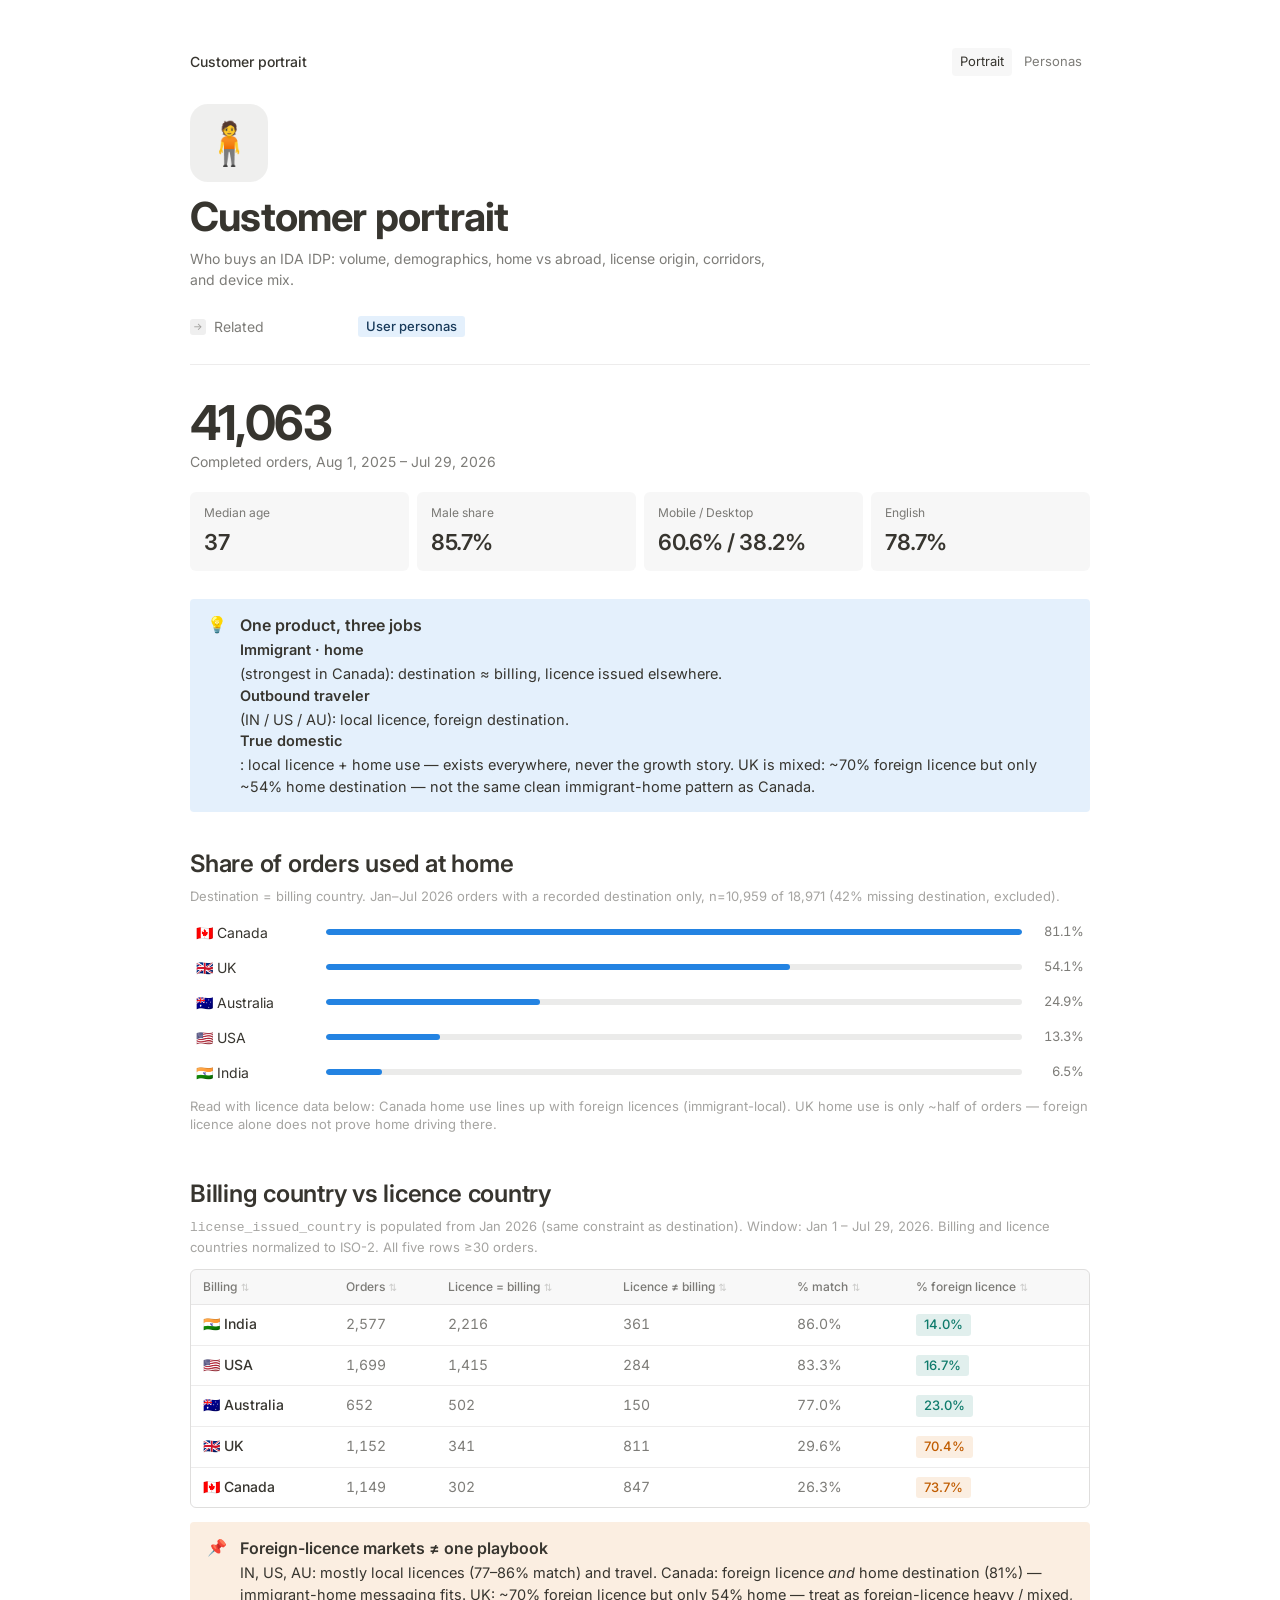
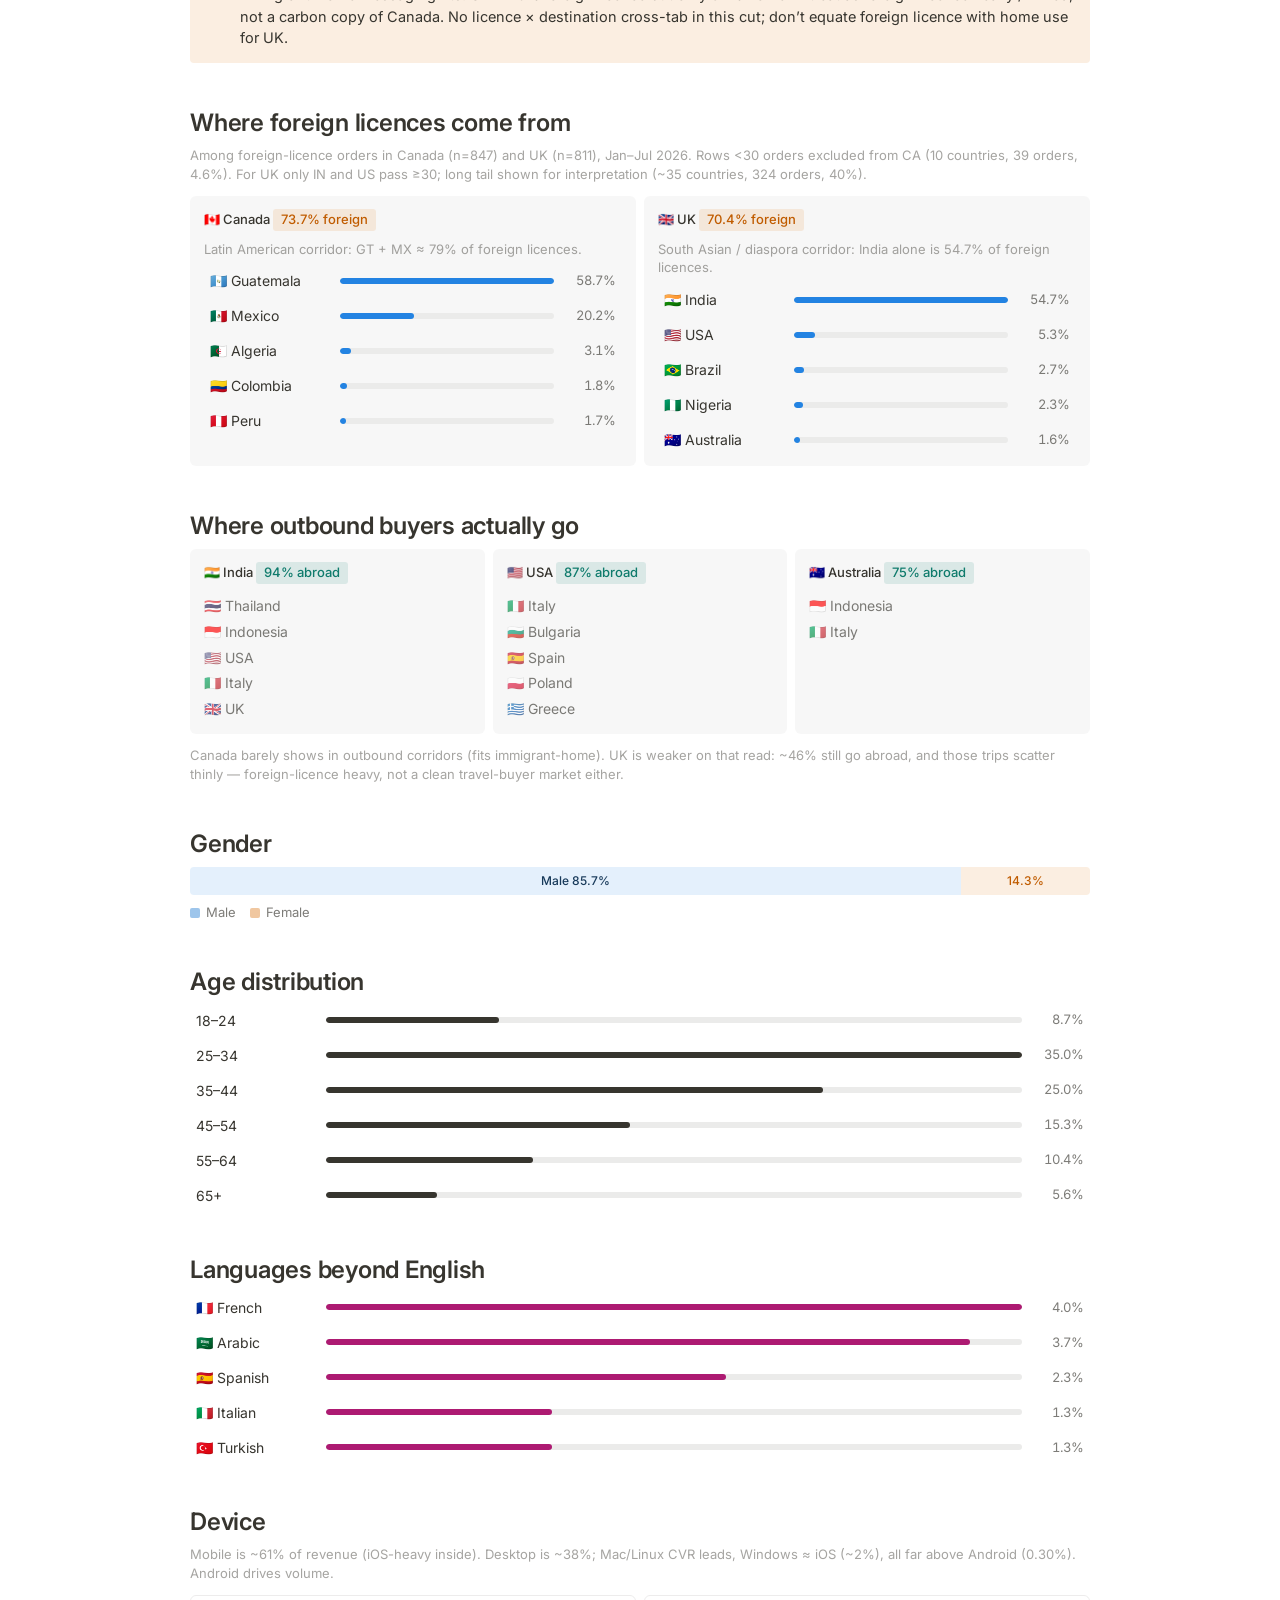
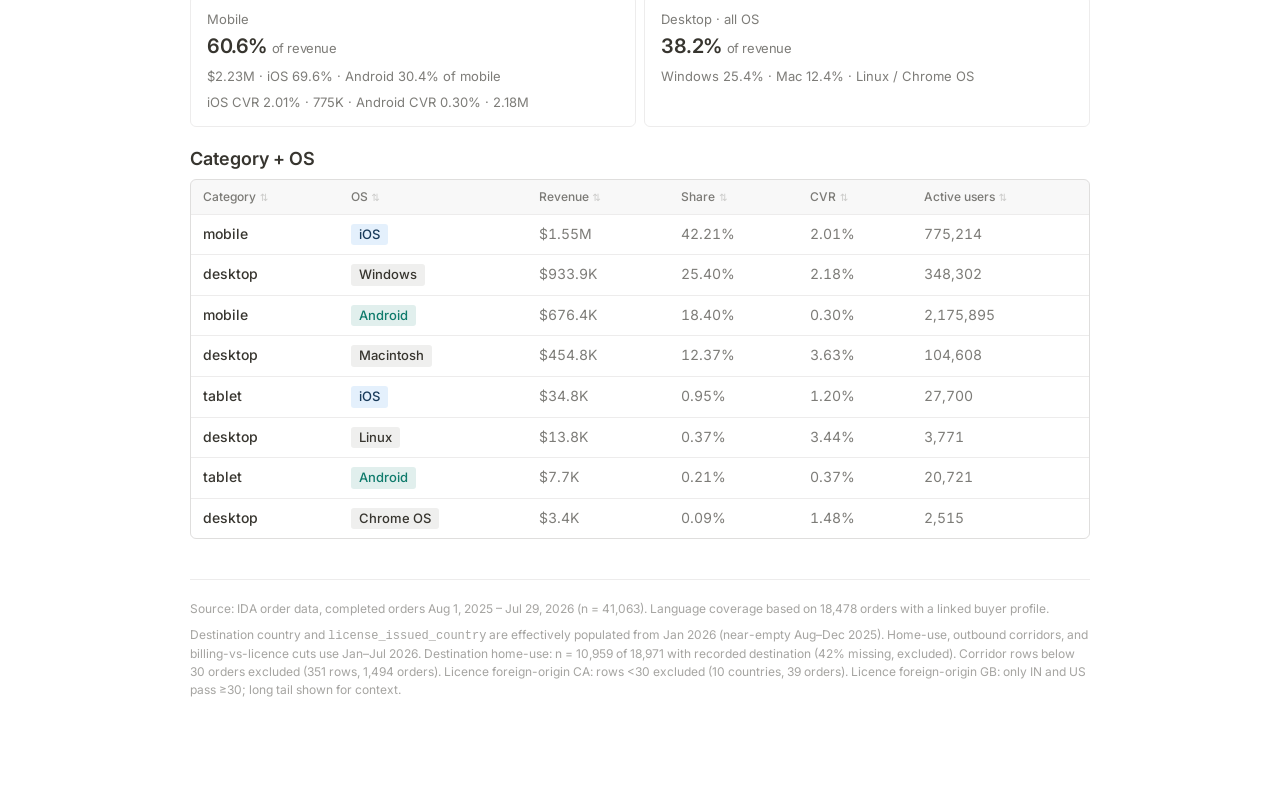
<file: index.html>
<!DOCTYPE html>
<html lang="en">
<head>
<meta charset="UTF-8">
<meta name="viewport" content="width=device-width, initial-scale=1">
<title>Customer portrait · IDA</title>
<link rel="preconnect" href="https://fonts.googleapis.com">
<link rel="preconnect" href="https://fonts.gstatic.com" crossorigin>
<link href="https://fonts.googleapis.com/css2?family=Inter:wght@400;500;600;700&display=swap" rel="stylesheet">
<link rel="stylesheet" href="notion.css">
<link rel="icon" href="favicon.svg" type="image/svg+xml">
</head>
<body>
<div class="page">
  <div class="topbar">
    <div class="crumbs">
      <span class="current">Customer portrait</span>
    </div>
    <div class="toplinks">
      <a class="active" href="/">Portrait</a>
      <a href="/personas">Personas</a>
    </div>
  </div>

  <div class="page-icon" aria-hidden="true">🧍</div>
  <h1>Customer portrait</h1>
  <p class="page-desc">Who buys an IDA IDP: volume, demographics, home vs abroad, license origin, corridors, and device mix.</p>

  <div class="props">
    <div class="prop"><div class="k"><span class="dot">→</span>Related</div><div class="v"><a href="/personas" style="color:inherit;"><span class="tag blue">User personas</span></a></div></div>
  </div>

  <div class="hero-metric">
    <div class="num">41,063</div>
    <div class="lbl">Completed orders, Aug 1, 2025 – Jul 29, 2026</div>
  </div>

  <div class="kpi-row">
    <div class="kpi"><div class="l">Median age</div><div class="v">37</div></div>
    <div class="kpi"><div class="l">Male share</div><div class="v">85.7%</div></div>
    <div class="kpi"><div class="l">Mobile / Desktop</div><div class="v">60.6% / 38.2%</div></div>
    <div class="kpi"><div class="l">English</div><div class="v">78.7%</div></div>
  </div>

  <div class="callout">
    <div class="ico">💡</div>
    <div class="body">
      <strong>One product, three jobs</strong>
      <p><strong>Immigrant · home</strong> (strongest in Canada): destination ≈ billing, licence issued elsewhere. <strong>Outbound traveler</strong> (IN / US / AU): local licence, foreign destination. <strong>True domestic</strong>: local licence + home use — exists everywhere, never the growth story. UK is mixed: ~70% foreign licence but only ~54% home destination — not the same clean immigrant-home pattern as Canada.</p>
    </div>
  </div>

  <section>
    <h2>Share of orders used at home</h2>
    <p class="caption">Destination = billing country. Jan–Jul 2026 orders with a recorded destination only, n=10,959 of 18,971 (42% missing destination, excluded).</p>
    <div class="bar-list">
      <div class="bar"><div class="name">🇨🇦 Canada</div><div class="track"><div class="fill" style="width:100%"></div></div><div class="pct">81.1%</div></div>
      <div class="bar"><div class="name">🇬🇧 UK</div><div class="track"><div class="fill" style="width:66.7%"></div></div><div class="pct">54.1%</div></div>
      <div class="bar"><div class="name">🇦🇺 Australia</div><div class="track"><div class="fill" style="width:30.7%"></div></div><div class="pct">24.9%</div></div>
      <div class="bar"><div class="name">🇺🇸 USA</div><div class="track"><div class="fill" style="width:16.4%"></div></div><div class="pct">13.3%</div></div>
      <div class="bar"><div class="name">🇮🇳 India</div><div class="track"><div class="fill" style="width:8%"></div></div><div class="pct">6.5%</div></div>
    </div>
    <p class="caption" style="margin-top:10px;">Read with licence data below: Canada home use lines up with foreign licences (immigrant-local). UK home use is only ~half of orders — foreign licence alone does not prove home driving there.</p>
  </section>

  <section>
    <h2>Billing country vs licence country</h2>
    <p class="caption"><code>license_issued_country</code> is populated from Jan 2026 (same constraint as destination). Window: Jan 1 – Jul 29, 2026. Billing and licence countries normalized to ISO-2. All five rows ≥30 orders.</p>
    <div class="db">
      <table>
        <thead>
          <tr>
            <th>Billing</th>
            <th>Orders</th>
            <th>Licence = billing</th>
            <th>Licence ≠ billing</th>
            <th>% match</th>
            <th>% foreign licence</th>
          </tr>
        </thead>
        <tbody>
          <tr>
            <td class="title">🇮🇳 India</td>
            <td class="num">2,577</td>
            <td class="num">2,216</td>
            <td class="num">361</td>
            <td class="num">86.0%</td>
            <td><span class="tag green">14.0%</span></td>
          </tr>
          <tr>
            <td class="title">🇺🇸 USA</td>
            <td class="num">1,699</td>
            <td class="num">1,415</td>
            <td class="num">284</td>
            <td class="num">83.3%</td>
            <td><span class="tag green">16.7%</span></td>
          </tr>
          <tr>
            <td class="title">🇦🇺 Australia</td>
            <td class="num">652</td>
            <td class="num">502</td>
            <td class="num">150</td>
            <td class="num">77.0%</td>
            <td><span class="tag green">23.0%</span></td>
          </tr>
          <tr>
            <td class="title">🇬🇧 UK</td>
            <td class="num">1,152</td>
            <td class="num">341</td>
            <td class="num">811</td>
            <td class="num">29.6%</td>
            <td><span class="tag orange">70.4%</span></td>
          </tr>
          <tr>
            <td class="title">🇨🇦 Canada</td>
            <td class="num">1,149</td>
            <td class="num">302</td>
            <td class="num">847</td>
            <td class="num">26.3%</td>
            <td><span class="tag orange">73.7%</span></td>
          </tr>
        </tbody>
      </table>
    </div>
    <div class="callout orange" style="margin-top:14px;">
      <div class="ico">📌</div>
      <div class="body">
        <strong>Foreign-licence markets ≠ one playbook</strong>
        <p>IN, US, AU: mostly local licences (77–86% match) and travel. Canada: foreign licence <em>and</em> home destination (81%) — immigrant-home messaging fits. UK: ~70% foreign licence but only 54% home — treat as foreign-licence heavy / mixed, not a carbon copy of Canada. No licence × destination cross-tab in this cut; don’t equate foreign licence with home use for UK.</p>
      </div>
    </div>
  </section>

  <section>
    <h2>Where foreign licences come from</h2>
    <p class="caption">Among foreign-licence orders in Canada (n=847) and UK (n=811), Jan–Jul 2026. Rows &lt;30 orders excluded from CA (10 countries, 39 orders, 4.6%). For UK only IN and US pass ≥30; long tail shown for interpretation (~35 countries, 324 orders, 40%).</p>
    <div class="cols" style="grid-template-columns:1fr 1fr;">
      <div class="col">
        <div class="lbl">🇨🇦 Canada <span class="tag orange">73.7% foreign</span></div>
        <p class="caption" style="margin:0 0 8px;">Latin American corridor: GT + MX ≈ 79% of foreign licences.</p>
        <div class="bar-list">
          <div class="bar"><div class="name">🇬🇹 Guatemala</div><div class="track"><div class="fill" style="width:100%"></div></div><div class="pct">58.7%</div></div>
          <div class="bar"><div class="name">🇲🇽 Mexico</div><div class="track"><div class="fill" style="width:34.4%"></div></div><div class="pct">20.2%</div></div>
          <div class="bar"><div class="name">🇩🇿 Algeria</div><div class="track"><div class="fill" style="width:5.3%"></div></div><div class="pct">3.1%</div></div>
          <div class="bar"><div class="name">🇨🇴 Colombia</div><div class="track"><div class="fill" style="width:3.1%"></div></div><div class="pct">1.8%</div></div>
          <div class="bar"><div class="name">🇵🇪 Peru</div><div class="track"><div class="fill" style="width:2.9%"></div></div><div class="pct">1.7%</div></div>
        </div>
      </div>
      <div class="col">
        <div class="lbl">🇬🇧 UK <span class="tag orange">70.4% foreign</span></div>
        <p class="caption" style="margin:0 0 8px;">South Asian / diaspora corridor: India alone is 54.7% of foreign licences.</p>
        <div class="bar-list">
          <div class="bar"><div class="name">🇮🇳 India</div><div class="track"><div class="fill" style="width:100%"></div></div><div class="pct">54.7%</div></div>
          <div class="bar"><div class="name">🇺🇸 USA</div><div class="track"><div class="fill" style="width:9.7%"></div></div><div class="pct">5.3%</div></div>
          <div class="bar"><div class="name">🇧🇷 Brazil</div><div class="track"><div class="fill" style="width:4.9%"></div></div><div class="pct">2.7%</div></div>
          <div class="bar"><div class="name">🇳🇬 Nigeria</div><div class="track"><div class="fill" style="width:4.2%"></div></div><div class="pct">2.3%</div></div>
          <div class="bar"><div class="name">🇦🇺 Australia</div><div class="track"><div class="fill" style="width:2.9%"></div></div><div class="pct">1.6%</div></div>
        </div>
      </div>
    </div>
  </section>

  <section>
    <h2>Where outbound buyers actually go</h2>
    <div class="cols">
      <div class="col">
        <div class="lbl">🇮🇳 India <span class="tag green">94% abroad</span></div>
        <div class="list">
          <div>🇹🇭 Thailand</div><div>🇮🇩 Indonesia</div><div>🇺🇸 USA</div><div>🇮🇹 Italy</div><div>🇬🇧 UK</div>
        </div>
      </div>
      <div class="col">
        <div class="lbl">🇺🇸 USA <span class="tag green">87% abroad</span></div>
        <div class="list">
          <div>🇮🇹 Italy</div><div>🇧🇬 Bulgaria</div><div>🇪🇸 Spain</div><div>🇵🇱 Poland</div><div>🇬🇷 Greece</div>
        </div>
      </div>
      <div class="col">
        <div class="lbl">🇦🇺 Australia <span class="tag green">75% abroad</span></div>
        <div class="list">
          <div>🇮🇩 Indonesia</div><div>🇮🇹 Italy</div>
        </div>
      </div>
    </div>
    <p class="caption">Canada barely shows in outbound corridors (fits immigrant-home). UK is weaker on that read: ~46% still go abroad, and those trips scatter thinly — foreign-licence heavy, not a clean travel-buyer market either.</p>
  </section>

  <section>
    <h2>Gender</h2>
    <div class="gender">
      <div class="m" style="width:85.7%">Male 85.7%</div>
      <div class="f" style="width:14.3%">14.3%</div>
    </div>
    <div class="legend">
      <span><span class="sw" style="background:#9dc5eb;"></span>Male</span>
      <span><span class="sw" style="background:#f0c7a0;"></span>Female</span>
    </div>
  </section>

  <section>
    <h2>Age distribution</h2>
    <div class="bar-list">
      <div class="bar"><div class="name">18–24</div><div class="track"><div class="fill dark" style="width:24.9%"></div></div><div class="pct">8.7%</div></div>
      <div class="bar"><div class="name">25–34</div><div class="track"><div class="fill dark" style="width:100%"></div></div><div class="pct">35.0%</div></div>
      <div class="bar"><div class="name">35–44</div><div class="track"><div class="fill dark" style="width:71.4%"></div></div><div class="pct">25.0%</div></div>
      <div class="bar"><div class="name">45–54</div><div class="track"><div class="fill dark" style="width:43.7%"></div></div><div class="pct">15.3%</div></div>
      <div class="bar"><div class="name">55–64</div><div class="track"><div class="fill dark" style="width:29.7%"></div></div><div class="pct">10.4%</div></div>
      <div class="bar"><div class="name">65+</div><div class="track"><div class="fill dark" style="width:16%"></div></div><div class="pct">5.6%</div></div>
    </div>
  </section>

  <section>
    <h2>Languages beyond English</h2>
    <div class="bar-list">
      <div class="bar"><div class="name">🇫🇷 French</div><div class="track"><div class="fill pink" style="width:100%"></div></div><div class="pct">4.0%</div></div>
      <div class="bar"><div class="name">🇸🇦 Arabic</div><div class="track"><div class="fill pink" style="width:92.5%"></div></div><div class="pct">3.7%</div></div>
      <div class="bar"><div class="name">🇪🇸 Spanish</div><div class="track"><div class="fill pink" style="width:57.5%"></div></div><div class="pct">2.3%</div></div>
      <div class="bar"><div class="name">🇮🇹 Italian</div><div class="track"><div class="fill pink" style="width:32.5%"></div></div><div class="pct">1.3%</div></div>
      <div class="bar"><div class="name">🇹🇷 Turkish</div><div class="track"><div class="fill pink" style="width:32.5%"></div></div><div class="pct">1.3%</div></div>
    </div>
  </section>

  <section>
    <h2>Device</h2>
    <p class="caption">Mobile is ~61% of revenue (iOS-heavy inside). Desktop is ~38%; Mac/Linux CVR leads, Windows ≈ iOS (~2%), all far above Android (0.30%). Android drives volume.</p>

    <div class="device-grid" style="margin-bottom:16px;">
      <div class="device">
        <div class="l">Mobile</div>
        <div class="v">60.6% <span>of revenue</span></div>
        <div class="m">$2.23M · iOS 69.6% · Android 30.4% of mobile</div>
        <div class="m">iOS CVR 2.01% · 775K · Android CVR 0.30% · 2.18M</div>
      </div>
      <div class="device">
        <div class="l">Desktop · all OS</div>
        <div class="v">38.2% <span>of revenue</span></div>
        <div class="m">Windows 25.4% · Mac 12.4% · Linux / Chrome OS</div>
      </div>
    </div>

    <h3 style="margin-top:20px;">Category + OS</h3>
    <div class="db">
      <table>
        <thead>
          <tr>
            <th>Category</th>
            <th>OS</th>
            <th>Revenue</th>
            <th>Share</th>
            <th>CVR</th>
            <th>Active users</th>
          </tr>
        </thead>
        <tbody>
          <tr>
            <td class="title">mobile</td>
            <td><span class="tag blue">iOS</span></td>
            <td class="num">$1.55M</td>
            <td class="num">42.21%</td>
            <td class="num">2.01%</td>
            <td class="num">775,214</td>
          </tr>
          <tr>
            <td class="title">desktop</td>
            <td><span class="tag gray">Windows</span></td>
            <td class="num">$933.9K</td>
            <td class="num">25.40%</td>
            <td class="num">2.18%</td>
            <td class="num">348,302</td>
          </tr>
          <tr>
            <td class="title">mobile</td>
            <td><span class="tag green">Android</span></td>
            <td class="num">$676.4K</td>
            <td class="num">18.40%</td>
            <td class="num">0.30%</td>
            <td class="num">2,175,895</td>
          </tr>
          <tr>
            <td class="title">desktop</td>
            <td><span class="tag gray">Macintosh</span></td>
            <td class="num">$454.8K</td>
            <td class="num">12.37%</td>
            <td class="num">3.63%</td>
            <td class="num">104,608</td>
          </tr>
          <tr>
            <td class="title">tablet</td>
            <td><span class="tag blue">iOS</span></td>
            <td class="num">$34.8K</td>
            <td class="num">0.95%</td>
            <td class="num">1.20%</td>
            <td class="num">27,700</td>
          </tr>
          <tr>
            <td class="title">desktop</td>
            <td><span class="tag gray">Linux</span></td>
            <td class="num">$13.8K</td>
            <td class="num">0.37%</td>
            <td class="num">3.44%</td>
            <td class="num">3,771</td>
          </tr>
          <tr>
            <td class="title">tablet</td>
            <td><span class="tag green">Android</span></td>
            <td class="num">$7.7K</td>
            <td class="num">0.21%</td>
            <td class="num">0.37%</td>
            <td class="num">20,721</td>
          </tr>
          <tr>
            <td class="title">desktop</td>
            <td><span class="tag gray">Chrome OS</span></td>
            <td class="num">$3.4K</td>
            <td class="num">0.09%</td>
            <td class="num">1.48%</td>
            <td class="num">2,515</td>
          </tr>
        </tbody>
      </table>
    </div>
  </section>

  <div class="sources">
    <p>Source: IDA order data, completed orders Aug 1, 2025 – Jul 29, 2026 (n = 41,063). Language coverage based on 18,478 orders with a linked buyer profile.</p>
    <p>Destination country and <code>license_issued_country</code> are effectively populated from Jan 2026 (near-empty Aug–Dec 2025). Home-use, outbound corridors, and billing-vs-licence cuts use Jan–Jul 2026. Destination home-use: n = 10,959 of 18,971 with recorded destination (42% missing, excluded). Corridor rows below 30 orders excluded (351 rows, 1,494 orders). Licence foreign-origin CA: rows &lt;30 excluded (10 countries, 39 orders). Licence foreign-origin GB: only IN and US pass ≥30; long tail shown for context.</p>
  </div>
</div>
<script src="tablesort.js"></script>
</body>
</html>
</file>
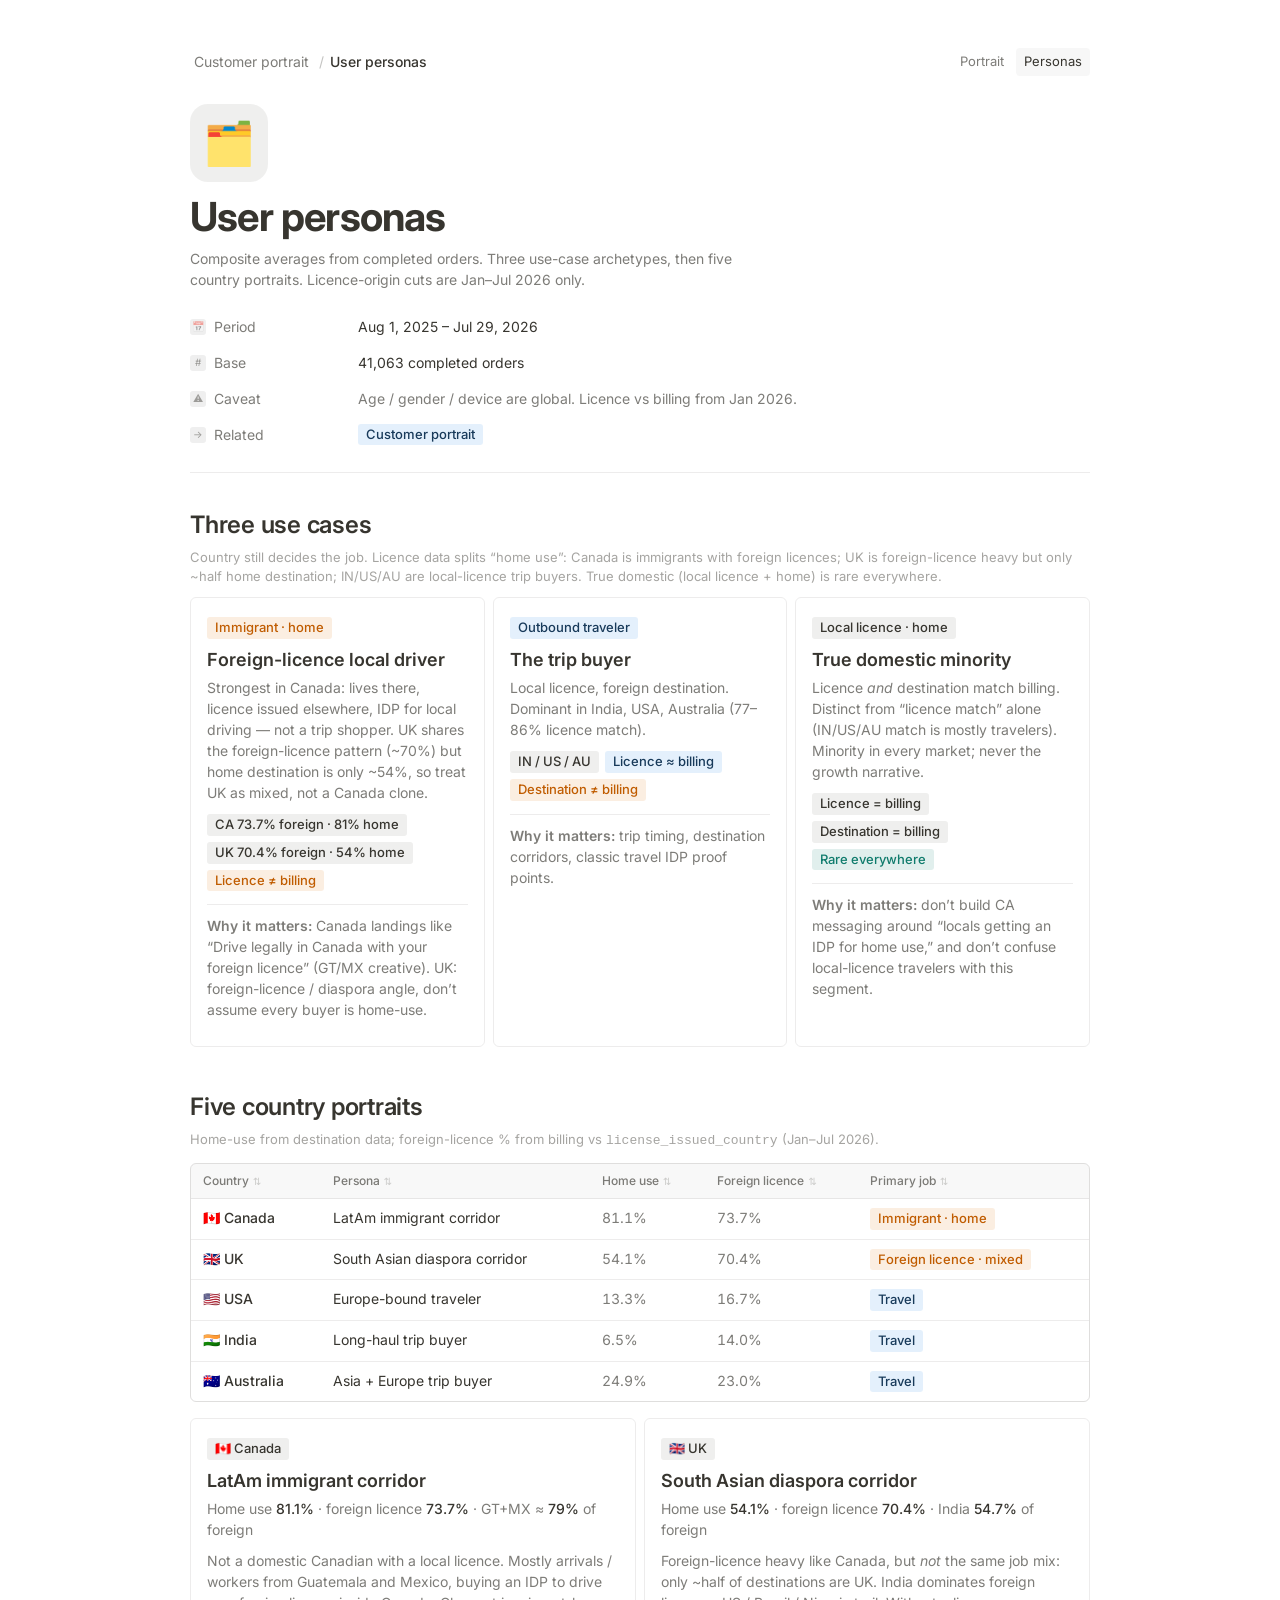
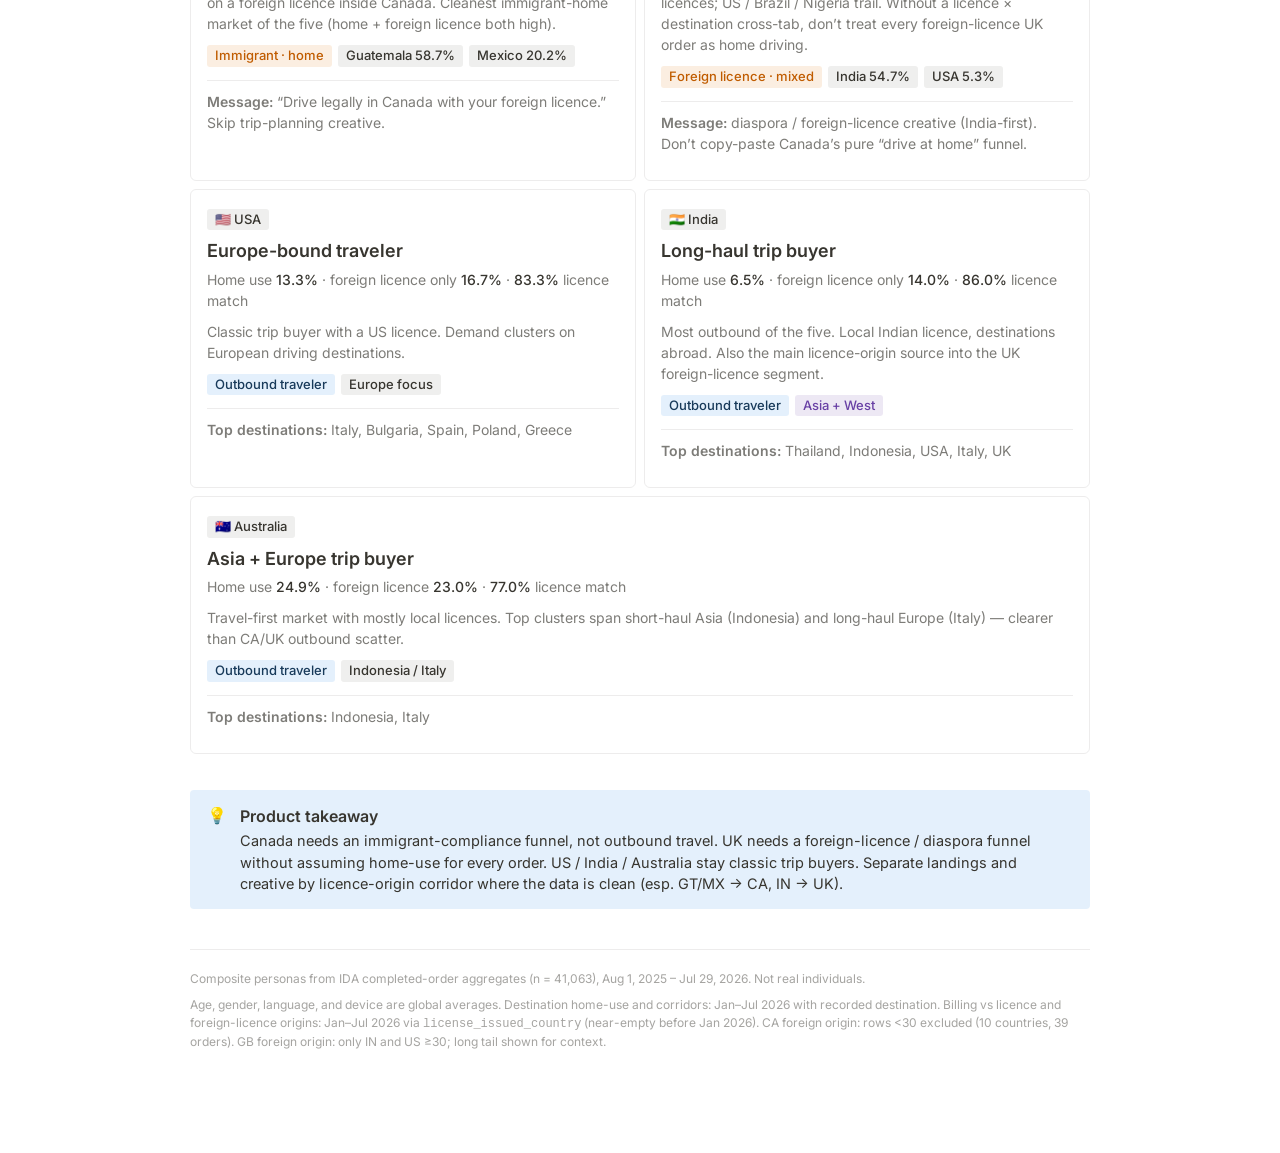
<file: personas/index.html>
<!DOCTYPE html>
<html lang="en">
<head>
<meta charset="UTF-8">
<meta name="viewport" content="width=device-width, initial-scale=1">
<title>User personas · IDA</title>
<link rel="preconnect" href="https://fonts.googleapis.com">
<link rel="preconnect" href="https://fonts.gstatic.com" crossorigin>
<link href="https://fonts.googleapis.com/css2?family=Inter:wght@400;500;600;700&display=swap" rel="stylesheet">
<link rel="stylesheet" href="../notion.css">
<link rel="icon" href="../favicon.svg" type="image/svg+xml">
</head>
<body>
<div class="page">
  <div class="topbar">
    <div class="crumbs">
      <a href="/">Customer portrait</a>
      <span class="sep">/</span>
      <span class="current">User personas</span>
    </div>
    <div class="toplinks">
      <a href="/">Portrait</a>
      <a class="active" href="/personas">Personas</a>
    </div>
  </div>

  <div class="page-icon" aria-hidden="true">🗂️</div>
  <h1>User personas</h1>
  <p class="page-desc">Composite averages from completed orders. Three use-case archetypes, then five country portraits. Licence-origin cuts are Jan–Jul 2026 only.</p>

  <div class="props">
    <div class="prop"><div class="k"><span class="dot">📅</span>Period</div><div class="v">Aug 1, 2025 – Jul 29, 2026</div></div>
    <div class="prop"><div class="k"><span class="dot">#</span>Base</div><div class="v">41,063 completed orders</div></div>
    <div class="prop"><div class="k"><span class="dot">⚠</span>Caveat</div><div class="v muted">Age / gender / device are global. Licence vs billing from Jan 2026.</div></div>
    <div class="prop"><div class="k"><span class="dot">→</span>Related</div><div class="v"><a href="/" style="color:inherit;"><span class="tag blue">Customer portrait</span></a></div></div>
  </div>

  <section>
    <h2>Three use cases</h2>
    <p class="caption">Country still decides the job. Licence data splits “home use”: Canada is immigrants with foreign licences; UK is foreign-licence heavy but only ~half home destination; IN/US/AU are local-licence trip buyers. True domestic (local licence + home) is rare everywhere.</p>
    <div class="persona-grid" style="grid-template-columns:1fr 1fr 1fr;">
      <div class="persona">
        <div style="margin-bottom:8px;"><span class="tag orange">Immigrant · home</span></div>
        <h3>Foreign-licence local driver</h3>
        <p>Strongest in Canada: lives there, licence issued elsewhere, IDP for local driving — not a trip shopper. UK shares the foreign-licence pattern (~70%) but home destination is only ~54%, so treat UK as mixed, not a Canada clone.</p>
        <div class="chips">
          <span class="tag gray">CA 73.7% foreign · 81% home</span>
          <span class="tag gray">UK 70.4% foreign · 54% home</span>
          <span class="tag orange">Licence ≠ billing</span>
        </div>
        <p class="why"><strong>Why it matters:</strong> Canada landings like “Drive legally in Canada with your foreign licence” (GT/MX creative). UK: foreign-licence / diaspora angle, don’t assume every buyer is home-use.</p>
      </div>
      <div class="persona">
        <div style="margin-bottom:8px;"><span class="tag blue">Outbound traveler</span></div>
        <h3>The trip buyer</h3>
        <p>Local licence, foreign destination. Dominant in India, USA, Australia (77–86% licence match).</p>
        <div class="chips">
          <span class="tag gray">IN / US / AU</span>
          <span class="tag blue">Licence ≈ billing</span>
          <span class="tag orange">Destination ≠ billing</span>
        </div>
        <p class="why"><strong>Why it matters:</strong> trip timing, destination corridors, classic travel IDP proof points.</p>
      </div>
      <div class="persona">
        <div style="margin-bottom:8px;"><span class="tag gray">Local licence · home</span></div>
        <h3>True domestic minority</h3>
        <p>Licence <em>and</em> destination match billing. Distinct from “licence match” alone (IN/US/AU match is mostly travelers). Minority in every market; never the growth narrative.</p>
        <div class="chips">
          <span class="tag gray">Licence = billing</span>
          <span class="tag gray">Destination = billing</span>
          <span class="tag green">Rare everywhere</span>
        </div>
        <p class="why"><strong>Why it matters:</strong> don’t build CA messaging around “locals getting an IDP for home use,” and don’t confuse local-licence travelers with this segment.</p>
      </div>
    </div>
  </section>

  <section>
    <h2>Five country portraits</h2>
    <p class="caption">Home-use from destination data; foreign-licence % from billing vs <code>license_issued_country</code> (Jan–Jul 2026).</p>

    <div class="db">
      <table>
        <thead>
          <tr>
            <th>Country</th>
            <th>Persona</th>
            <th>Home use</th>
            <th>Foreign licence</th>
            <th>Primary job</th>
          </tr>
        </thead>
        <tbody>
          <tr>
            <td class="title">🇨🇦 Canada</td>
            <td>LatAm immigrant corridor</td>
            <td class="num">81.1%</td>
            <td class="num">73.7%</td>
            <td><span class="tag orange">Immigrant · home</span></td>
          </tr>
          <tr>
            <td class="title">🇬🇧 UK</td>
            <td>South Asian diaspora corridor</td>
            <td class="num">54.1%</td>
            <td class="num">70.4%</td>
            <td><span class="tag orange">Foreign licence · mixed</span></td>
          </tr>
          <tr>
            <td class="title">🇺🇸 USA</td>
            <td>Europe-bound traveler</td>
            <td class="num">13.3%</td>
            <td class="num">16.7%</td>
            <td><span class="tag blue">Travel</span></td>
          </tr>
          <tr>
            <td class="title">🇮🇳 India</td>
            <td>Long-haul trip buyer</td>
            <td class="num">6.5%</td>
            <td class="num">14.0%</td>
            <td><span class="tag blue">Travel</span></td>
          </tr>
          <tr>
            <td class="title">🇦🇺 Australia</td>
            <td>Asia + Europe trip buyer</td>
            <td class="num">24.9%</td>
            <td class="num">23.0%</td>
            <td><span class="tag blue">Travel</span></td>
          </tr>
        </tbody>
      </table>
    </div>

    <div class="persona-grid" style="margin-top:16px;">
      <div class="persona">
        <div style="margin-bottom:8px;"><span class="tag gray">🇨🇦 Canada</span></div>
        <h3>LatAm immigrant corridor</h3>
        <p class="meta-line">Home use <b>81.1%</b> · foreign licence <b>73.7%</b> · GT+MX ≈ <b>79%</b> of foreign</p>
        <p>Not a domestic Canadian with a local licence. Mostly arrivals / workers from Guatemala and Mexico, buying an IDP to drive on a foreign licence inside Canada. Cleanest immigrant-home market of the five (home + foreign licence both high).</p>
        <div class="chips">
          <span class="tag orange">Immigrant · home</span>
          <span class="tag gray">Guatemala 58.7%</span>
          <span class="tag gray">Mexico 20.2%</span>
        </div>
        <p class="why"><strong>Message:</strong> “Drive legally in Canada with your foreign licence.” Skip trip-planning creative.</p>
      </div>

      <div class="persona">
        <div style="margin-bottom:8px;"><span class="tag gray">🇬🇧 UK</span></div>
        <h3>South Asian diaspora corridor</h3>
        <p class="meta-line">Home use <b>54.1%</b> · foreign licence <b>70.4%</b> · India <b>54.7%</b> of foreign</p>
        <p>Foreign-licence heavy like Canada, but <em>not</em> the same job mix: only ~half of destinations are UK. India dominates foreign licences; US / Brazil / Nigeria trail. Without a licence × destination cross-tab, don’t treat every foreign-licence UK order as home driving.</p>
        <div class="chips">
          <span class="tag orange">Foreign licence · mixed</span>
          <span class="tag gray">India 54.7%</span>
          <span class="tag gray">USA 5.3%</span>
        </div>
        <p class="why"><strong>Message:</strong> diaspora / foreign-licence creative (India-first). Don’t copy-paste Canada’s pure “drive at home” funnel.</p>
      </div>

      <div class="persona">
        <div style="margin-bottom:8px;"><span class="tag gray">🇺🇸 USA</span></div>
        <h3>Europe-bound traveler</h3>
        <p class="meta-line">Home use <b>13.3%</b> · foreign licence only <b>16.7%</b> · <b>83.3%</b> licence match</p>
        <p>Classic trip buyer with a US licence. Demand clusters on European driving destinations.</p>
        <div class="chips">
          <span class="tag blue">Outbound traveler</span>
          <span class="tag gray">Europe focus</span>
        </div>
        <p class="why"><strong>Top destinations:</strong> Italy, Bulgaria, Spain, Poland, Greece</p>
      </div>

      <div class="persona">
        <div style="margin-bottom:8px;"><span class="tag gray">🇮🇳 India</span></div>
        <h3>Long-haul trip buyer</h3>
        <p class="meta-line">Home use <b>6.5%</b> · foreign licence only <b>14.0%</b> · <b>86.0%</b> licence match</p>
        <p>Most outbound of the five. Local Indian licence, destinations abroad. Also the main licence-origin source into the UK foreign-licence segment.</p>
        <div class="chips">
          <span class="tag blue">Outbound traveler</span>
          <span class="tag purple">Asia + West</span>
        </div>
        <p class="why"><strong>Top destinations:</strong> Thailand, Indonesia, USA, Italy, UK</p>
      </div>

      <div class="persona" style="grid-column:1 / -1;">
        <div style="margin-bottom:8px;"><span class="tag gray">🇦🇺 Australia</span></div>
        <h3>Asia + Europe trip buyer</h3>
        <p class="meta-line">Home use <b>24.9%</b> · foreign licence <b>23.0%</b> · <b>77.0%</b> licence match</p>
        <p>Travel-first market with mostly local licences. Top clusters span short-haul Asia (Indonesia) and long-haul Europe (Italy) — clearer than CA/UK outbound scatter.</p>
        <div class="chips">
          <span class="tag blue">Outbound traveler</span>
          <span class="tag gray">Indonesia / Italy</span>
        </div>
        <p class="why"><strong>Top destinations:</strong> Indonesia, Italy</p>
      </div>
    </div>
  </section>

  <div class="callout" style="margin-top:8px;">
    <div class="ico">💡</div>
    <div class="body">
      <strong>Product takeaway</strong>
      <p>Canada needs an immigrant-compliance funnel, not outbound travel. UK needs a foreign-licence / diaspora funnel without assuming home-use for every order. US / India / Australia stay classic trip buyers. Separate landings and creative by licence-origin corridor where the data is clean (esp. GT/MX → CA, IN → UK).</p>
    </div>
  </div>

  <div class="sources">
    <p>Composite personas from IDA completed-order aggregates (n = 41,063), Aug 1, 2025 – Jul 29, 2026. Not real individuals.</p>
    <p>Age, gender, language, and device are global averages. Destination home-use and corridors: Jan–Jul 2026 with recorded destination. Billing vs licence and foreign-licence origins: Jan–Jul 2026 via <code>license_issued_country</code> (near-empty before Jan 2026). CA foreign origin: rows &lt;30 excluded (10 countries, 39 orders). GB foreign origin: only IN and US ≥30; long tail shown for context.</p>
  </div>
</div>
<script src="../tablesort.js"></script>
</body>
</html>
</file>
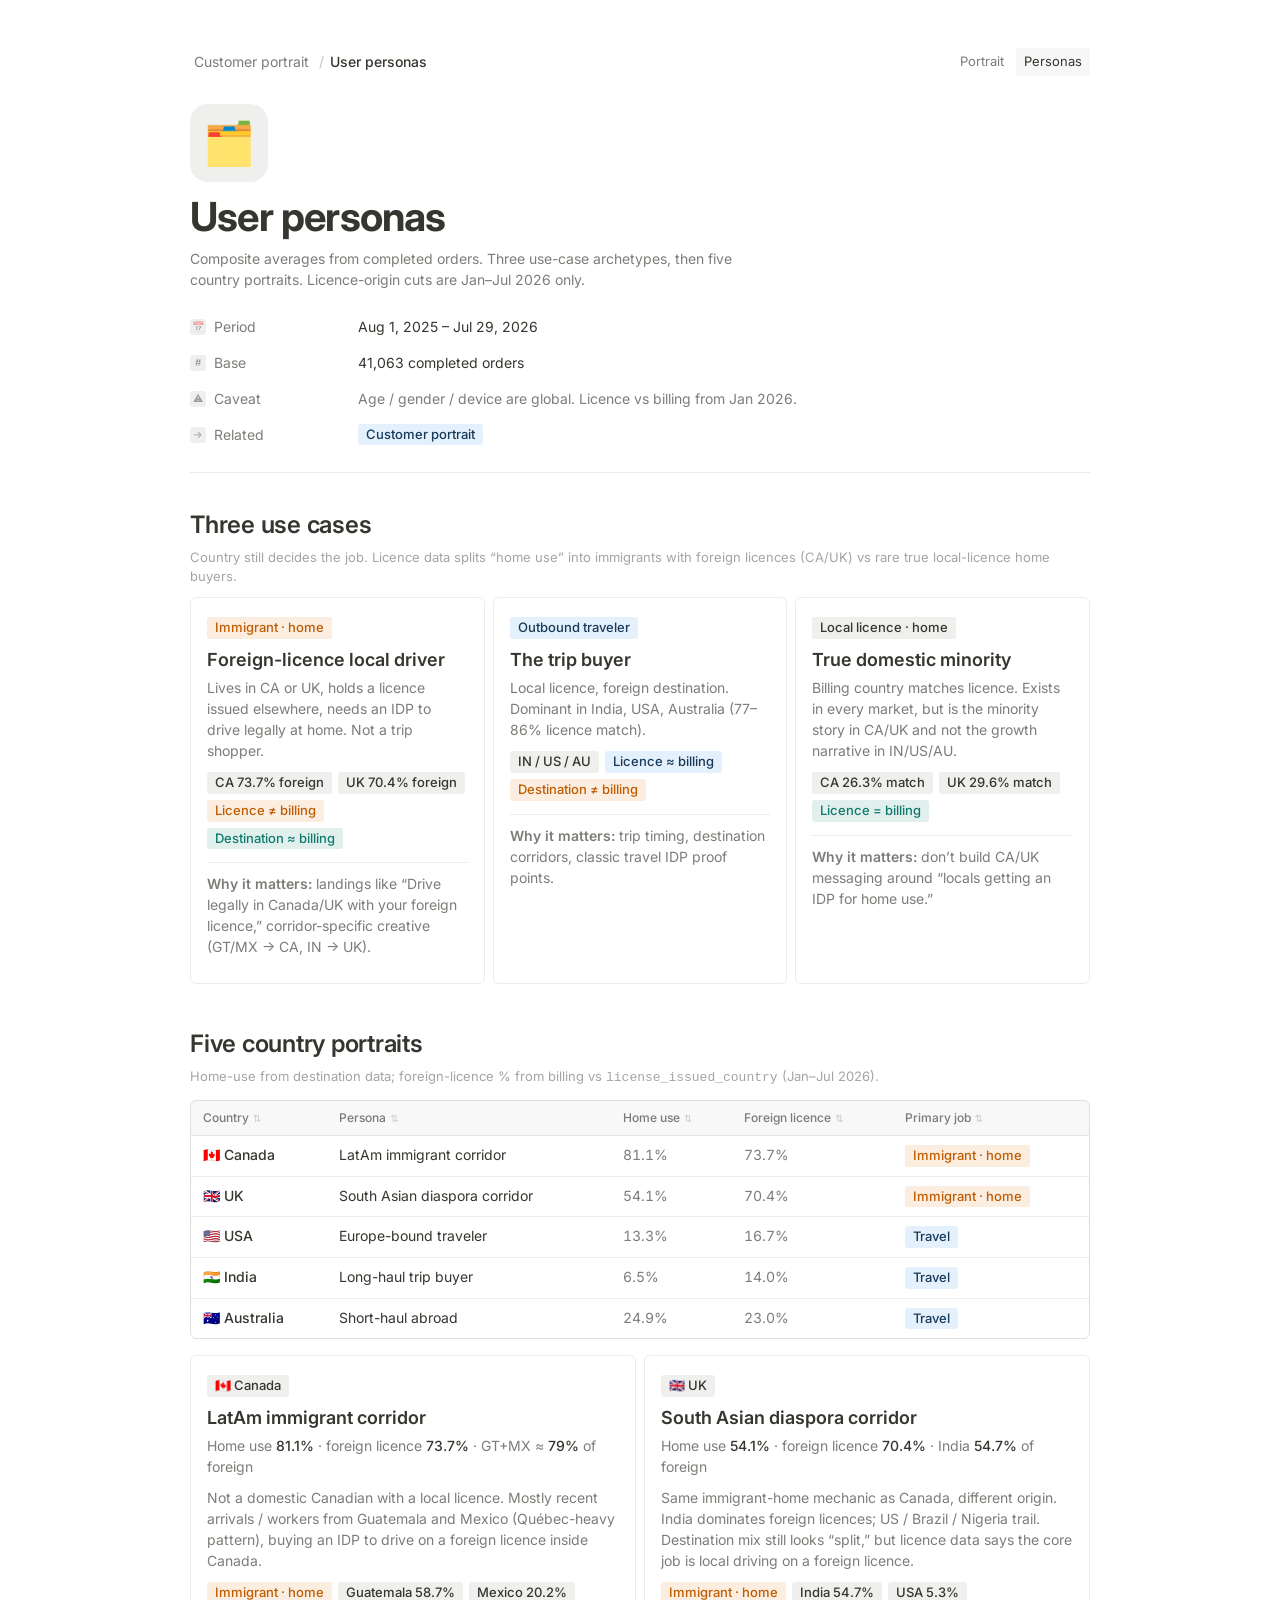
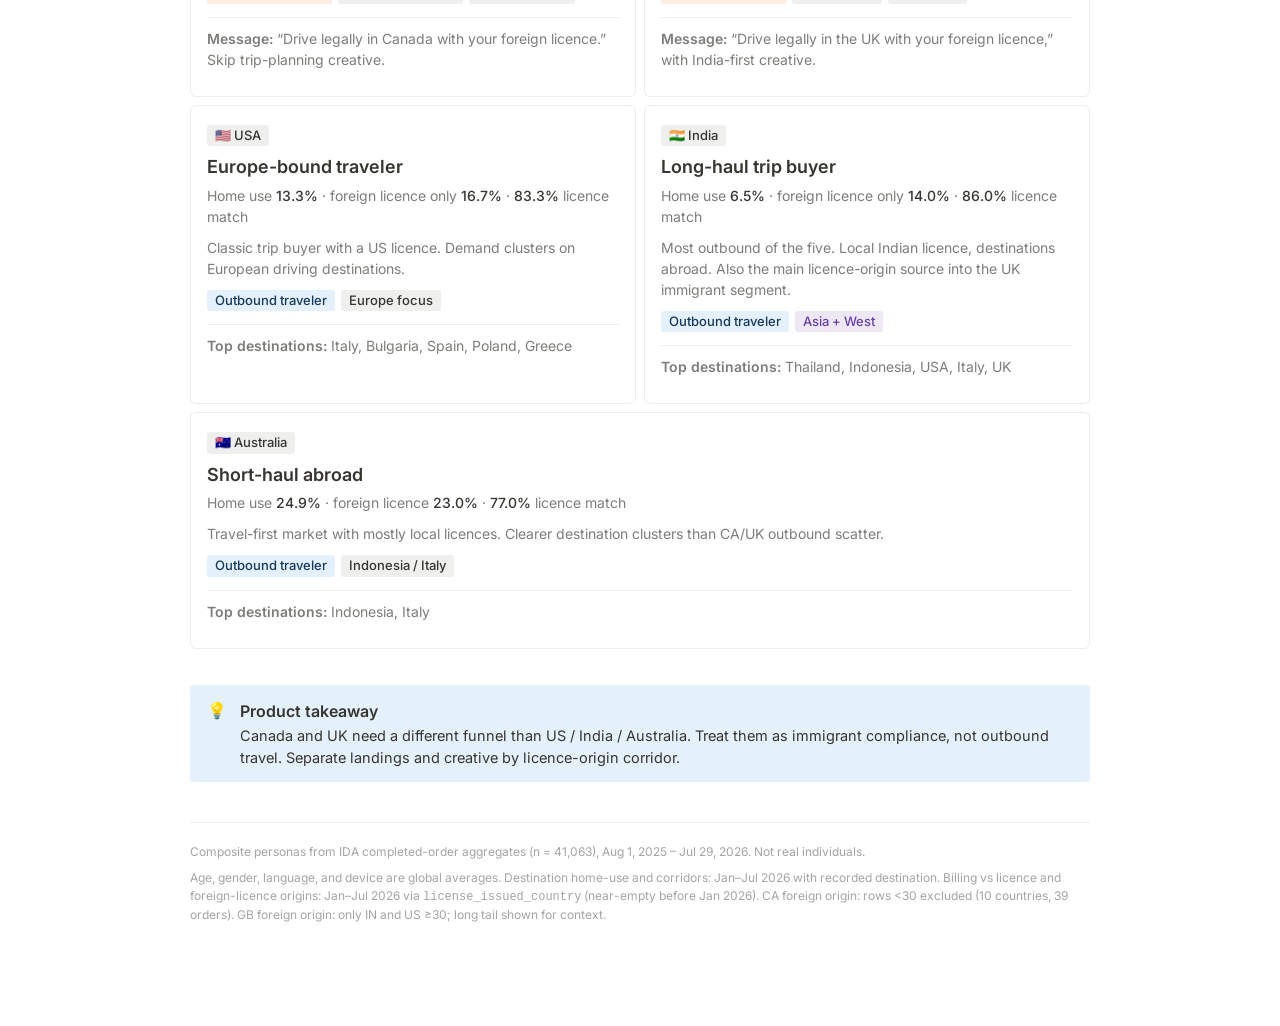
<file: IDA_User_Personas.html>
<!DOCTYPE html>
<html lang="en">
<head>
<meta charset="UTF-8">
<meta name="viewport" content="width=device-width, initial-scale=1">
<title>User personas · IDA</title>
<link rel="preconnect" href="https://fonts.googleapis.com">
<link rel="preconnect" href="https://fonts.gstatic.com" crossorigin>
<link href="https://fonts.googleapis.com/css2?family=Inter:wght@400;500;600;700&display=swap" rel="stylesheet">
<link rel="stylesheet" href="notion.css">
</head>
<body>
<div class="page">
  <div class="topbar">
    <div class="crumbs">
      <a href="IDA_Customer_Portrait_Infographic.html">Customer portrait</a>
      <span class="sep">/</span>
      <span class="current">User personas</span>
    </div>
    <div class="toplinks">
      <a href="IDA_Customer_Portrait_Infographic.html">Portrait</a>
      <a class="active" href="IDA_User_Personas.html">Personas</a>
    </div>
  </div>

  <div class="page-icon" aria-hidden="true">🗂️</div>
  <h1>User personas</h1>
  <p class="page-desc">Composite averages from completed orders. Three use-case archetypes, then five country portraits. Licence-origin cuts are Jan–Jul 2026 only.</p>

  <div class="props">
    <div class="prop"><div class="k"><span class="dot">📅</span>Period</div><div class="v">Aug 1, 2025 – Jul 29, 2026</div></div>
    <div class="prop"><div class="k"><span class="dot">#</span>Base</div><div class="v">41,063 completed orders</div></div>
    <div class="prop"><div class="k"><span class="dot">⚠</span>Caveat</div><div class="v muted">Age / gender / device are global. Licence vs billing from Jan 2026.</div></div>
    <div class="prop"><div class="k"><span class="dot">→</span>Related</div><div class="v"><a href="IDA_Customer_Portrait_Infographic.html" style="color:inherit;"><span class="tag blue">Customer portrait</span></a></div></div>
  </div>

  <section>
    <h2>Three use cases</h2>
    <p class="caption">Country still decides the job. Licence data splits “home use” into immigrants with foreign licences (CA/UK) vs rare true local-licence home buyers.</p>
    <div class="persona-grid" style="grid-template-columns:1fr 1fr 1fr;">
      <div class="persona">
        <div style="margin-bottom:8px;"><span class="tag orange">Immigrant · home</span></div>
        <h3>Foreign-licence local driver</h3>
        <p>Lives in CA or UK, holds a licence issued elsewhere, needs an IDP to drive legally at home. Not a trip shopper.</p>
        <div class="chips">
          <span class="tag gray">CA 73.7% foreign</span>
          <span class="tag gray">UK 70.4% foreign</span>
          <span class="tag orange">Licence ≠ billing</span>
          <span class="tag green">Destination ≈ billing</span>
        </div>
        <p class="why"><strong>Why it matters:</strong> landings like “Drive legally in Canada/UK with your foreign licence,” corridor-specific creative (GT/MX → CA, IN → UK).</p>
      </div>
      <div class="persona">
        <div style="margin-bottom:8px;"><span class="tag blue">Outbound traveler</span></div>
        <h3>The trip buyer</h3>
        <p>Local licence, foreign destination. Dominant in India, USA, Australia (77–86% licence match).</p>
        <div class="chips">
          <span class="tag gray">IN / US / AU</span>
          <span class="tag blue">Licence ≈ billing</span>
          <span class="tag orange">Destination ≠ billing</span>
        </div>
        <p class="why"><strong>Why it matters:</strong> trip timing, destination corridors, classic travel IDP proof points.</p>
      </div>
      <div class="persona">
        <div style="margin-bottom:8px;"><span class="tag gray">Local licence · home</span></div>
        <h3>True domestic minority</h3>
        <p>Billing country matches licence. Exists in every market, but is the minority story in CA/UK and not the growth narrative in IN/US/AU.</p>
        <div class="chips">
          <span class="tag gray">CA 26.3% match</span>
          <span class="tag gray">UK 29.6% match</span>
          <span class="tag green">Licence = billing</span>
        </div>
        <p class="why"><strong>Why it matters:</strong> don’t build CA/UK messaging around “locals getting an IDP for home use.”</p>
      </div>
    </div>
  </section>

  <section>
    <h2>Five country portraits</h2>
    <p class="caption">Home-use from destination data; foreign-licence % from billing vs <code>license_issued_country</code> (Jan–Jul 2026).</p>

    <div class="db">
      <table>
        <thead>
          <tr>
            <th>Country</th>
            <th>Persona</th>
            <th>Home use</th>
            <th>Foreign licence</th>
            <th>Primary job</th>
          </tr>
        </thead>
        <tbody>
          <tr>
            <td class="title">🇨🇦 Canada</td>
            <td>LatAm immigrant corridor</td>
            <td class="num">81.1%</td>
            <td class="num">73.7%</td>
            <td><span class="tag orange">Immigrant · home</span></td>
          </tr>
          <tr>
            <td class="title">🇬🇧 UK</td>
            <td>South Asian diaspora corridor</td>
            <td class="num">54.1%</td>
            <td class="num">70.4%</td>
            <td><span class="tag orange">Immigrant · home</span></td>
          </tr>
          <tr>
            <td class="title">🇺🇸 USA</td>
            <td>Europe-bound traveler</td>
            <td class="num">13.3%</td>
            <td class="num">16.7%</td>
            <td><span class="tag blue">Travel</span></td>
          </tr>
          <tr>
            <td class="title">🇮🇳 India</td>
            <td>Long-haul trip buyer</td>
            <td class="num">6.5%</td>
            <td class="num">14.0%</td>
            <td><span class="tag blue">Travel</span></td>
          </tr>
          <tr>
            <td class="title">🇦🇺 Australia</td>
            <td>Short-haul abroad</td>
            <td class="num">24.9%</td>
            <td class="num">23.0%</td>
            <td><span class="tag blue">Travel</span></td>
          </tr>
        </tbody>
      </table>
    </div>

    <div class="persona-grid" style="margin-top:16px;">
      <div class="persona">
        <div style="margin-bottom:8px;"><span class="tag gray">🇨🇦 Canada</span></div>
        <h3>LatAm immigrant corridor</h3>
        <p class="meta-line">Home use <b>81.1%</b> · foreign licence <b>73.7%</b> · GT+MX ≈ <b>79%</b> of foreign</p>
        <p>Not a domestic Canadian with a local licence. Mostly recent arrivals / workers from Guatemala and Mexico (Québec-heavy pattern), buying an IDP to drive on a foreign licence inside Canada.</p>
        <div class="chips">
          <span class="tag orange">Immigrant · home</span>
          <span class="tag gray">Guatemala 58.7%</span>
          <span class="tag gray">Mexico 20.2%</span>
        </div>
        <p class="why"><strong>Message:</strong> “Drive legally in Canada with your foreign licence.” Skip trip-planning creative.</p>
      </div>

      <div class="persona">
        <div style="margin-bottom:8px;"><span class="tag gray">🇬🇧 UK</span></div>
        <h3>South Asian diaspora corridor</h3>
        <p class="meta-line">Home use <b>54.1%</b> · foreign licence <b>70.4%</b> · India <b>54.7%</b> of foreign</p>
        <p>Same immigrant-home mechanic as Canada, different origin. India dominates foreign licences; US / Brazil / Nigeria trail. Destination mix still looks “split,” but licence data says the core job is local driving on a foreign licence.</p>
        <div class="chips">
          <span class="tag orange">Immigrant · home</span>
          <span class="tag gray">India 54.7%</span>
          <span class="tag gray">USA 5.3%</span>
        </div>
        <p class="why"><strong>Message:</strong> “Drive legally in the UK with your foreign licence,” with India-first creative.</p>
      </div>

      <div class="persona">
        <div style="margin-bottom:8px;"><span class="tag gray">🇺🇸 USA</span></div>
        <h3>Europe-bound traveler</h3>
        <p class="meta-line">Home use <b>13.3%</b> · foreign licence only <b>16.7%</b> · <b>83.3%</b> licence match</p>
        <p>Classic trip buyer with a US licence. Demand clusters on European driving destinations.</p>
        <div class="chips">
          <span class="tag blue">Outbound traveler</span>
          <span class="tag gray">Europe focus</span>
        </div>
        <p class="why"><strong>Top destinations:</strong> Italy, Bulgaria, Spain, Poland, Greece</p>
      </div>

      <div class="persona">
        <div style="margin-bottom:8px;"><span class="tag gray">🇮🇳 India</span></div>
        <h3>Long-haul trip buyer</h3>
        <p class="meta-line">Home use <b>6.5%</b> · foreign licence only <b>14.0%</b> · <b>86.0%</b> licence match</p>
        <p>Most outbound of the five. Local Indian licence, destinations abroad. Also the main licence-origin source into the UK immigrant segment.</p>
        <div class="chips">
          <span class="tag blue">Outbound traveler</span>
          <span class="tag purple">Asia + West</span>
        </div>
        <p class="why"><strong>Top destinations:</strong> Thailand, Indonesia, USA, Italy, UK</p>
      </div>

      <div class="persona" style="grid-column:1 / -1;">
        <div style="margin-bottom:8px;"><span class="tag gray">🇦🇺 Australia</span></div>
        <h3>Short-haul abroad</h3>
        <p class="meta-line">Home use <b>24.9%</b> · foreign licence <b>23.0%</b> · <b>77.0%</b> licence match</p>
        <p>Travel-first market with mostly local licences. Clearer destination clusters than CA/UK outbound scatter.</p>
        <div class="chips">
          <span class="tag blue">Outbound traveler</span>
          <span class="tag gray">Indonesia / Italy</span>
        </div>
        <p class="why"><strong>Top destinations:</strong> Indonesia, Italy</p>
      </div>
    </div>
  </section>

  <div class="callout" style="margin-top:8px;">
    <div class="ico">💡</div>
    <div class="body">
      <strong>Product takeaway</strong>
      <p>Canada and UK need a different funnel than US / India / Australia. Treat them as immigrant compliance, not outbound travel. Separate landings and creative by licence-origin corridor.</p>
    </div>
  </div>

  <div class="sources">
    <p>Composite personas from IDA completed-order aggregates (n = 41,063), Aug 1, 2025 – Jul 29, 2026. Not real individuals.</p>
    <p>Age, gender, language, and device are global averages. Destination home-use and corridors: Jan–Jul 2026 with recorded destination. Billing vs licence and foreign-licence origins: Jan–Jul 2026 via <code>license_issued_country</code> (near-empty before Jan 2026). CA foreign origin: rows &lt;30 excluded (10 countries, 39 orders). GB foreign origin: only IN and US ≥30; long tail shown for context.</p>
  </div>
</div>
<script src="tablesort.js"></script>
</body>
</html>
</file>
<file: notion.css>
/* Notion-like report shell */
:root{
  --bg:#ffffff;
  --app:#f7f7f5;
  --text:#37352f;
  --text2:rgba(55,53,47,.65);
  --text3:rgba(55,53,47,.45);
  --border:rgba(55,53,47,.09);
  --border2:rgba(55,53,47,.16);
  --hover:rgba(55,53,47,.04);
  --blue:#2383e2;
  --blue-bg:rgba(35,131,226,.12);
  --blue-text:#183a5a;
  --gray-bg:rgba(55,53,47,.08);
  --green-bg:rgba(15,123,108,.12);
  --green-text:#0f7b6c;
  --orange-bg:rgba(217,115,13,.12);
  --orange-text:#c05c00;
  --pink-bg:rgba(173,26,114,.1);
  --pink-text:#9a2f6a;
  --brown-bg:rgba(100,71,58,.12);
  --brown-text:#64473a;
  --yellow-bg:rgba(203,145,47,.16);
  --yellow-text:#8a6a1f;
  --red-bg:rgba(212,76,71,.12);
  --red-text:#c4554d;
  --purple-bg:rgba(105,64,165,.12);
  --purple-text:#6940a5;
  --track:#ebebea;
  --fill:#37352f;
  --fill2:#2383e2;
  --radius:4px;
}
*{box-sizing:border-box;}
html{background:var(--app);}
body{
  margin:0;
  background:var(--bg);
  color:var(--text);
  font-family:Inter,ui-sans-serif,system-ui,-apple-system,BlinkMacSystemFont,"Segoe UI",Helvetica,Arial,sans-serif;
  font-size:16px;
  line-height:1.5;
  -webkit-font-smoothing:antialiased;
}
a{color:inherit;}
.page{
  max-width:900px;
  margin:0 auto;
  min-height:100vh;
  padding:48px 0 96px;
  background:var(--bg);
}
@media (max-width:900px){
  .page{padding:32px 24px 64px;}
}

/* chrome */
.topbar{
  display:flex; align-items:center; justify-content:space-between;
  gap:16px; margin:0 0 28px; font-size:14px; color:var(--text2);
}
.crumbs{display:flex; align-items:center; gap:6px; flex-wrap:wrap; min-width:0;}
.crumbs a{
  color:var(--text2); text-decoration:none; padding:2px 4px; border-radius:var(--radius);
}
.crumbs a:hover{background:var(--hover);}
.crumbs .sep{opacity:.45;}
.crumbs .current{color:var(--text); font-weight:500;}
.toplinks{display:flex; gap:4px; flex-shrink:0;}
.toplinks a{
  text-decoration:none; color:var(--text2); font-size:13px;
  padding:4px 8px; border-radius:var(--radius);
}
.toplinks a:hover,.toplinks a.active{background:var(--hover); color:var(--text);}

/* title block */
.page-icon{
  width:78px; height:78px; border-radius:18px;
  display:flex; align-items:center; justify-content:center;
  font-size:42px; line-height:1; margin:0 0 12px;
  background:var(--gray-bg);
}
h1{
  font-size:40px; font-weight:700; letter-spacing:-0.02em;
  line-height:1.15; margin:0 0 8px; color:var(--text);
}
.page-desc{
  font-size:14px; color:var(--text2); margin:0 0 20px; max-width:42em;
}

/* properties like Notion */
.props{
  display:flex; flex-direction:column; gap:2px;
  margin:0 0 28px; padding-bottom:20px; border-bottom:1px solid var(--border);
}
.prop{
  display:grid; grid-template-columns:160px 1fr; gap:8px;
  align-items:center; min-height:34px; padding:2px 0;
  font-size:14px;
}
.prop .k{color:var(--text2); display:flex; align-items:center; gap:8px;}
.prop .k .dot{
  width:16px; height:16px; border-radius:3px; background:var(--gray-bg);
  display:inline-flex; align-items:center; justify-content:center;
  font-size:10px; color:var(--text3);
}
.prop .v{color:var(--text);}
.prop .v.muted{color:var(--text2);}

/* tags / selects */
.tag{
  display:inline-flex; align-items:center;
  font-size:13px; font-weight:500; line-height:1.2;
  padding:3px 8px; border-radius:3px; margin:1px 2px 1px 0;
  white-space:nowrap;
}
.tag.gray{background:var(--gray-bg); color:var(--text);}
.tag.blue{background:var(--blue-bg); color:var(--blue-text);}
.tag.green{background:var(--green-bg); color:var(--green-text);}
.tag.orange{background:var(--orange-bg); color:var(--orange-text);}
.tag.yellow{background:var(--yellow-bg); color:var(--yellow-text);}
.tag.pink{background:var(--pink-bg); color:var(--pink-text);}
.tag.brown{background:var(--brown-bg); color:var(--brown-text);}
.tag.red{background:var(--red-bg); color:var(--red-text);}
.tag.purple{background:var(--purple-bg); color:var(--purple-text);}

/* blocks */
section{margin:0 0 36px;}
h2{
  font-size:24px; font-weight:600; letter-spacing:-0.01em;
  margin:0 0 8px; padding-top:8px; line-height:1.3;
}
h3{
  font-size:18px; font-weight:600; margin:0 0 6px; line-height:1.3;
}
.note,.caption{
  font-size:13px; color:var(--text3); margin:0 0 12px; line-height:1.45;
}
p{margin:0 0 8px;}
.divider{
  height:1px; background:var(--border); margin:8px 0 28px; border:0;
}

/* callout */
.callout{
  display:flex; gap:12px; align-items:flex-start;
  background:var(--blue-bg); border-radius:4px;
  padding:14px 16px; margin:0 0 28px;
}
.callout.green{background:var(--green-bg);}
.callout.orange{background:var(--orange-bg);}
.callout.gray{background:var(--gray-bg);}
.callout .ico{
  flex-shrink:0; width:22px; text-align:center; font-size:16px; line-height:1.4;
}
.callout .body{min-width:0;}
.callout .body strong{display:block; font-weight:600; margin-bottom:2px;}
.callout .body p{margin:0; font-size:14.5px; line-height:1.5; color:var(--text);}

/* hero metric */
.hero-metric{
  display:flex; flex-direction:column; gap:2px;
  padding:4px 0 20px;
}
.hero-metric .num{
  font-size:48px; font-weight:700; letter-spacing:-0.03em; line-height:1.1;
}
.hero-metric .lbl{font-size:14px; color:var(--text2);}

/* KPI as property-ish tiles */
.kpi-row{
  display:grid; grid-template-columns:repeat(4,1fr); gap:8px;
  margin:0 0 28px;
}
.kpi{
  background:var(--hover); border-radius:6px; padding:12px 14px;
}
.kpi .l{font-size:12px; color:var(--text2); margin-bottom:4px;}
.kpi .v{font-size:22px; font-weight:600; letter-spacing:-0.02em;}

/* bars */
.bar-list{display:flex; flex-direction:column; gap:6px;}
.bar{
  display:grid; grid-template-columns:120px 1fr 52px; gap:10px;
  align-items:center; padding:4px 6px; border-radius:4px;
}
.bar .name{font-size:14px; color:var(--text);}
.bar .track{height:6px; background:var(--track); border-radius:3px; overflow:hidden;}
.bar .fill{height:100%; border-radius:3px; background:var(--fill2);}
.bar .fill.dark{background:var(--fill);}
.bar .fill.pink{background:#ad1a72;}
.bar .pct{font-size:13px; color:var(--text2); text-align:right; font-variant-numeric:tabular-nums;}

/* gender */
.gender{
  display:flex; height:28px; border-radius:4px; overflow:hidden; margin:8px 0;
  font-size:12px; font-weight:500;
}
.gender > div{display:flex; align-items:center; justify-content:center; padding:0 8px;}
.gender .m{background:var(--blue-bg); color:var(--blue-text);}
.gender .f{background:var(--orange-bg); color:var(--orange-text);}
.legend{display:flex; gap:14px; margin-top:8px; font-size:13px; color:var(--text2);}
.legend span{display:inline-flex; align-items:center; gap:6px;}
.sw{width:10px; height:10px; border-radius:2px; display:inline-block;}

/* columns / corridors */
.cols{display:grid; grid-template-columns:repeat(3,1fr); gap:8px; margin:8px 0 12px;}
.col{
  background:var(--hover); border-radius:6px; padding:12px 14px;
}
.col .lbl{font-size:13px; font-weight:500; margin-bottom:8px;}
.col .list{font-size:14px; color:var(--text2); line-height:1.7;}
.col .list div{padding:1px 0;}

/* device cards → notion blocks */
.device-grid{display:grid; grid-template-columns:1fr 1fr; gap:8px;}
.device-grid.three{grid-template-columns:1fr 1fr 1fr;}
.device{
  border:1px solid var(--border); border-radius:6px; padding:14px 16px;
}
.device .l{font-size:13px; color:var(--text2); margin-bottom:2px;}
.device .v{font-size:20px; font-weight:600; letter-spacing:-0.02em;}
.device .v span{font-size:13px; font-weight:400; color:var(--text2);}
.device .m{font-size:13px; color:var(--text2); margin-top:6px;}

/* table (database vibe) */
.db{
  border:1px solid var(--border2); border-radius:6px; overflow:hidden;
  margin:8px 0 12px; font-size:14px;
}
.db table{width:100%; border-collapse:collapse;}
.db th,.db td{
  text-align:left; padding:8px 12px; border-bottom:1px solid var(--border);
  vertical-align:top;
}
.db th{
  font-size:12px; font-weight:500; color:var(--text2);
  background:rgba(55,53,47,.03);
}
.db th.sortable{
  cursor:pointer; user-select:none; white-space:nowrap;
}
.db th.sortable:hover{background:rgba(55,53,47,.06); color:var(--text);}
.db th.sortable .sort-ind{
  display:inline-block; margin-left:4px; opacity:.35; font-size:10px; vertical-align:middle;
}
.db th.sortable .sort-ind::after{content:"⇅";}
.db th.sortable[data-sort="asc"] .sort-ind{opacity:.9;}
.db th.sortable[data-sort="asc"] .sort-ind::after{content:"↑";}
.db th.sortable[data-sort="desc"] .sort-ind{opacity:.9;}
.db th.sortable[data-sort="desc"] .sort-ind::after{content:"↓";}
.db tr:last-child td{border-bottom:0;}
.db tbody tr:hover td{background:var(--hover);}
.db .num{font-variant-numeric:tabular-nums; color:var(--text2);}
.db .title{font-weight:500;}

/* personas */
.persona-grid{display:grid; grid-template-columns:1fr 1fr; gap:8px;}
.persona{
  border:1px solid var(--border); border-radius:6px; padding:16px;
}
.persona > p{font-size:14px; color:var(--text2); line-height:1.5; margin:0 0 10px;}
.chips{display:flex; flex-wrap:wrap; gap:4px; margin:0 0 12px;}
.why{
  font-size:13px; color:var(--text); line-height:1.45; margin:0;
  padding-top:10px; border-top:1px solid var(--border);
}
.why strong{font-weight:600;}
.meta-line{font-size:13px; color:var(--text2); margin:0 0 8px;}
.meta-line b{color:var(--text); font-weight:500;}

/* footer / source */
.sources{
  margin-top:40px; padding-top:20px; border-top:1px solid var(--border);
  font-size:12px; color:var(--text3); line-height:1.5;
}
.sources p{margin:0 0 8px;}

@media (max-width:720px){
  .kpi-row,.cols,.device-grid,.device-grid.three,.persona-grid{grid-template-columns:1fr !important;}
  .prop{grid-template-columns:1fr; gap:2px; padding:6px 0;}
  .bar{grid-template-columns:100px 1fr 44px;}
  h1{font-size:32px;}
}
</file>
